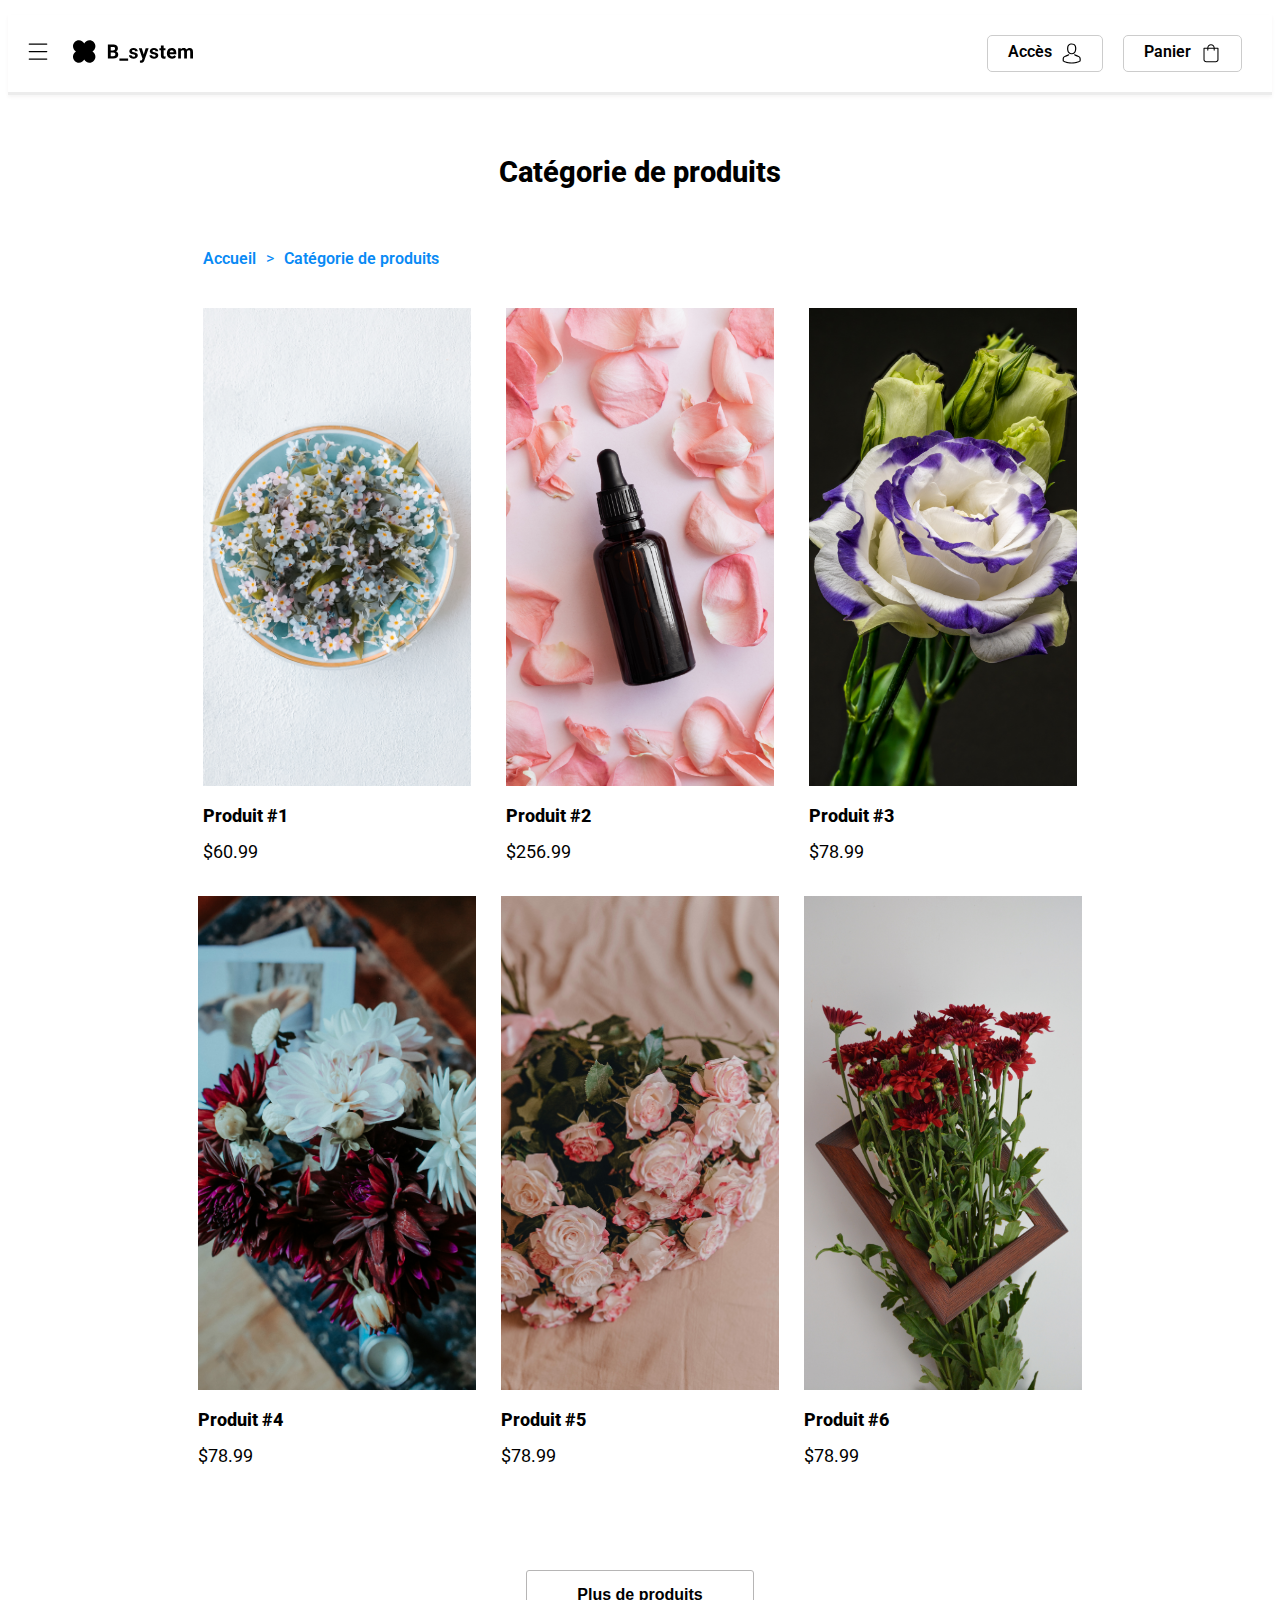
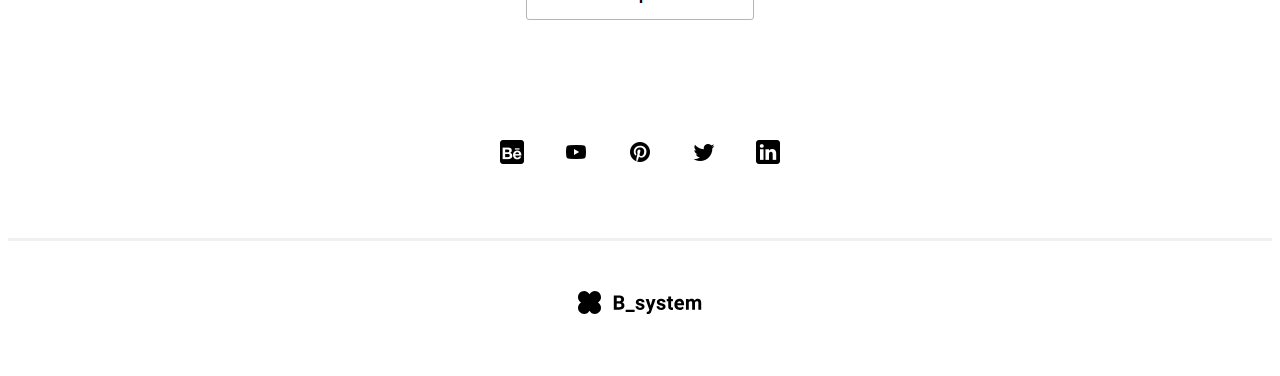
<file: index.html>
<!DOCTYPE html>
<html lang="fr">
  
  <head>
   
    <meta charset="utf-8">
    <meta name="viewport" content="width=device-width,initial-scale=1">
    <title>projet-integration</title>
    <link rel="stylesheet" href="projetIntegration.css">
    <link rel="preconnect" href="https://fonts.googleapis.com">
    <link rel="preconnect" href="https://fonts.gstatic.com" crossorigin>
    <link href='https://fonts.googleapis.com/css?family=Roboto:100,200,300,400,500,600,700,800,900;'  rel='stylesheet'
      type='text/css'>
    <link href="https://fonts.googleapis.com/css2?family=Noto+Sans:ital@1&family=Roboto:wght@100;300&display=swap"
      rel="stylesheet">
    <!-- <link rel="import" href="./header.html"> -->
    <script async src="./index.js"></script>
  </head>
  <!-- <div w3-include-html="./header.html">
    <include file="header.html" />
  </div> -->
  
  <div>
    <!-- <iframe frameboder="0" scrolling="no" width="100%" height="80"src="header.html"></iframe> -->
    <!-- #include file="./header.html" -->
    <!-- <include file="header.html" /> -->
    
  </div> 

  <div class="firstLine">

    <div class="firstLineA">
      <div class="menuburger" id="menu">
        <svg width="30" height="30" viewBox="0 0 20 20" fill="none" xmlns="http://www.w3.org/2000/svg">
          <path fill-rule="evenodd" clip-rule="evenodd" d="M1.25 1.875C0.904822 1.875 0.625 2.15482 0.625 2.5C0.625 2.84518 0.904823 3.125 1.25 3.125H18.75C19.0952 3.125 19.375 2.84518 19.375 2.5C19.375 2.15482 19.0952 1.875 18.75 1.875H1.25ZM0.625 10C0.625 9.65482 0.904822 9.375 1.25 9.375H18.75C19.0952 9.375 19.375 9.65482 19.375 10C19.375 10.3452 19.0952 10.625 18.75 10.625H1.25C0.904823 10.625 0.625 10.3452 0.625 10ZM0.625 17.5C0.625 17.1548 0.904822 16.875 1.25 16.875H18.75C19.0952 16.875 19.375 17.1548 19.375 17.5C19.375 17.8452 19.0952 18.125 18.75 18.125H1.25C0.904823 18.125 0.625 17.8452 0.625 17.5Z" fill="black"/>
          </svg>
      </div>

      <div class="userLogo">
        <svg width="150" height="28" viewBox="0 0 150 28" fill="none" xmlns="http://www.w3.org/2000/svg">
          <path fill-rule="evenodd" clip-rule="evenodd" d="M28.0159 7.51596C28.0159 10.2802 26.5388 12.6944 24.3401 14C26.5388 15.3056 28.0159 17.7198 28.0159 20.484C28.0159 24.6349 24.6872 28 20.5811 28C17.7303 28 15.2556 26.3772 14.008 23.9965C12.7603 26.3772 10.2856 28 7.43477 28C3.32871 28 0 24.6349 0 20.484C0 17.7198 1.47714 15.3056 3.67585 14C1.47714 12.6944 0 10.2802 0 7.51596C0 3.36506 3.32871 0 7.43477 0C10.2856 0 12.7603 1.62277 14.008 4.00348C15.2556 1.62277 17.7303 0 20.5811 0C24.6872 0 28.0159 3.36506 28.0159 7.51596ZM54.9272 21.4341C53.8579 22.2954 52.3337 22.734 50.3548 22.75H43.5799V5.33203H49.6845C51.7991 5.33203 53.403 5.73678 54.4963 6.54626C55.5895 7.35575 56.1361 8.54207 56.1361 10.1052C56.1361 10.9586 55.9167 11.7102 55.4778 12.3602C55.0389 13.0102 54.4284 13.4867 53.6464 13.7898C54.5402 14.0131 55.2444 14.4637 55.7591 15.1416C56.2738 15.8195 56.5311 16.6489 56.5311 17.6299C56.5311 19.3047 55.9965 20.5728 54.9272 21.4341ZM47.1708 12.6294H49.8281C51.6395 12.5975 52.5452 11.8757 52.5452 10.4641C52.5452 9.67456 52.3158 9.10632 51.857 8.7594C51.3981 8.41248 50.674 8.23901 49.6845 8.23901H47.1708V12.6294ZM50.247 19.8669H47.1708V15.1655H50.4625C52.1143 15.1895 52.9402 15.9989 52.9402 17.594C52.9402 18.3038 52.7028 18.8601 52.228 19.2628C51.7532 19.6656 51.0929 19.8669 50.247 19.8669ZM68.9348 22.75V25.4536H58.0304V22.75H68.9348ZM75.5691 22.9893C77.173 22.9893 78.4817 22.6244 79.4951 21.8947C80.5086 21.1649 81.0153 20.2099 81.0153 19.0295C81.0153 17.3787 80.1016 16.2183 78.2742 15.5483C77.6837 15.333 76.9576 15.1396 76.0957 14.9681C75.2339 14.7967 74.6215 14.5933 74.2584 14.358C73.8953 14.1228 73.7138 13.8137 73.7138 13.4309C73.7138 13.0242 73.8734 12.6892 74.1926 12.426C74.5117 12.1628 74.9626 12.0312 75.5451 12.0312C76.2234 12.0312 76.7222 12.1927 77.0413 12.5157C77.3605 12.8387 77.5201 13.2475 77.5201 13.7419H80.9794C80.9794 12.5058 80.4866 11.5009 79.5011 10.7273C78.5156 9.9537 77.2009 9.56689 75.5571 9.56689C74.017 9.56689 72.7702 9.9517 71.8166 10.7213C70.863 11.4909 70.3862 12.45 70.3862 13.5984C70.3862 15.5683 71.9263 16.8762 75.0065 17.5222C75.9322 17.7136 76.6045 17.931 77.0234 18.1742C77.4423 18.4174 77.6518 18.7504 77.6518 19.1731C77.6518 19.5798 77.4822 19.9088 77.1431 20.16C76.8039 20.4113 76.3032 20.5369 75.6409 20.5369C74.9307 20.5369 74.3641 20.3734 73.9412 20.0464C73.5183 19.7194 73.2908 19.2489 73.2589 18.6348H69.9792C69.9792 19.4163 70.2186 20.1441 70.6974 20.818C71.1762 21.4919 71.8365 22.0223 72.6784 22.4091C73.5203 22.7959 74.4838 22.9893 75.5691 22.9893ZM89.038 25.4417C88.264 27.1324 86.9872 27.9778 85.2077 27.9778C84.705 27.9778 84.1943 27.902 83.6756 27.7505V25.1306L84.2023 25.1426C84.8566 25.1426 85.3454 25.0429 85.6686 24.8435C85.9918 24.6441 86.2451 24.3132 86.4287 23.8506L86.8356 22.7859L82.2991 9.80615H86.0217L88.4276 17.8572L90.8215 9.80615H94.5321L89.3253 24.7598L89.038 25.4417ZM101.178 22.9893C102.782 22.9893 104.091 22.6244 105.104 21.8947C106.118 21.1649 106.625 20.2099 106.625 19.0295C106.625 17.3787 105.711 16.2183 103.884 15.5483C103.293 15.333 102.567 15.1396 101.705 14.9681C100.843 14.7967 100.231 14.5933 99.8677 14.358C99.5046 14.1228 99.3231 13.8137 99.3231 13.4309C99.3231 13.0242 99.4827 12.6892 99.8019 12.426C100.121 12.1628 100.572 12.0312 101.154 12.0312C101.833 12.0312 102.331 12.1927 102.651 12.5157C102.97 12.8387 103.129 13.2475 103.129 13.7419H106.589C106.589 12.5058 106.096 11.5009 105.11 10.7273C104.125 9.9537 102.81 9.56689 101.166 9.56689C99.6263 9.56689 98.3795 9.9517 97.4259 10.7213C96.4723 11.4909 95.9955 12.45 95.9955 13.5984C95.9955 15.5683 97.5356 16.8762 100.616 17.5222C101.541 17.7136 102.214 17.931 102.633 18.1742C103.052 18.4174 103.261 18.7504 103.261 19.1731C103.261 19.5798 103.092 19.9088 102.752 20.16C102.413 20.4113 101.913 20.5369 101.25 20.5369C100.54 20.5369 99.9734 20.3734 99.5505 20.0464C99.1276 19.7194 98.9002 19.2489 98.8682 18.6348H95.5885C95.5885 19.4163 95.8279 20.1441 96.3067 20.818C96.7855 21.4919 97.4458 22.0223 98.2877 22.4091C99.1296 22.7959 100.093 22.9893 101.178 22.9893ZM115.689 22.6782C115.01 22.8856 114.312 22.9893 113.594 22.9893C111.168 22.9893 109.931 21.7651 109.883 19.3167V12.3423H107.992V9.80615H109.883V6.62402H113.343V9.80615H115.557V12.3423H113.343V18.8022C113.343 19.2808 113.434 19.6237 113.618 19.8311C113.802 20.0384 114.153 20.1421 114.671 20.1421C115.054 20.1421 115.393 20.1142 115.689 20.0583V22.6782ZM123.795 22.9893C124.873 22.9893 125.854 22.7839 126.74 22.3732C127.626 21.9624 128.328 21.3902 128.846 20.6565L127.147 18.7544C126.397 19.7194 125.355 20.2019 124.023 20.2019C123.161 20.2019 122.449 19.9467 121.886 19.4363C121.324 18.9259 120.986 18.248 120.875 17.4026H129.122V15.991C129.122 13.9413 128.613 12.3582 127.596 11.2417C126.578 10.1252 125.184 9.56689 123.412 9.56689C122.231 9.56689 121.18 9.84403 120.258 10.3983C119.337 10.9526 118.624 11.7421 118.122 12.767C117.619 13.7918 117.368 14.9542 117.368 16.2542V16.5891C117.368 18.5271 117.964 20.0783 119.157 21.2427C120.35 22.4071 121.896 22.9893 123.795 22.9893ZM120.911 15.0459H125.722V14.7708C125.706 14.0051 125.499 13.413 125.1 12.9943C124.701 12.5756 124.134 12.3662 123.4 12.3662C122.714 12.3662 122.157 12.5975 121.731 13.0601C121.304 13.5226 121.03 14.1846 120.911 15.0459ZM134.894 13.5984C135.333 12.7849 136.043 12.3782 137.025 12.3782C137.735 12.3782 138.238 12.5457 138.533 12.8806C138.828 13.2156 138.976 13.7579 138.976 14.5076V22.75H142.435L142.423 13.8616C142.822 12.8726 143.54 12.3782 144.578 12.3782C145.304 12.3782 145.811 12.5476 146.098 12.8866C146.385 13.2255 146.529 13.7619 146.529 14.4956V22.75H150V14.4836C150 12.8407 149.657 11.6106 148.971 10.7931C148.284 9.97563 147.239 9.56689 145.835 9.56689C144.151 9.56689 142.854 10.2249 141.944 11.5408C141.322 10.2249 140.177 9.56689 138.509 9.56689C136.945 9.56689 135.704 10.1292 134.787 11.2537L134.679 9.80615H131.435V22.75H134.894V13.5984Z" fill="black"/>
          </svg>
      </div>
    </div>

    <div class="firstLineA">
      
      <div class="acces">
        <a href="">Accès</a>
        <svg width="30" height="30" viewBox="0 0 18 18" fill="none" xmlns="http://www.w3.org/2000/svg">
          <path fill-rule="evenodd" clip-rule="evenodd" d="M8.65681 9.6989H8.72041H8.74426H8.78401C9.94873 9.68026 10.8908 9.29633 11.5865 8.56202C13.1169 6.94429 12.8625 4.17105 12.8347 3.9064C12.7353 1.91965 11.7336 0.969145 10.9067 0.525575C10.2906 0.193829 9.57109 0.0149099 8.76811 0H8.74029H8.72439H8.70053C8.25929 0 7.39271 0.0670947 6.5619 0.510665C5.72712 0.954235 4.70948 1.90474 4.6101 3.9064C4.58227 4.17105 4.32786 6.94429 5.8583 8.56202C6.54998 9.29633 7.49209 9.68026 8.65681 9.6989ZM5.67386 3.98171L5.67386 3.9817C5.67475 3.97719 5.67555 3.97308 5.67555 3.96973C5.80673 1.29713 7.83008 1.01011 8.69667 1.01011H8.71257H8.74437C9.81766 1.03248 11.6423 1.4425 11.7655 3.96973C11.7655 3.98091 11.7655 3.9921 11.7695 3.99955C11.7734 4.02564 12.0517 6.56033 10.7876 7.89477C10.2867 8.42407 9.6189 8.68499 8.74039 8.69245H8.72052H8.70064C7.82611 8.68499 7.15431 8.42407 6.65741 7.89477C5.39729 6.56778 5.6676 4.02192 5.67157 3.99955C5.67157 3.9934 5.67278 3.98724 5.67386 3.98171ZM16.8895 14.2874V14.2986C16.8935 14.4924 16.8975 15.4877 16.6987 15.9834C16.659 16.0803 16.5835 16.1623 16.492 16.2182L16.4903 16.2192C16.3481 16.3038 13.4941 18 8.73253 18C3.95041 18 1.09228 16.2928 0.973023 16.2182C0.877619 16.1623 0.806066 16.0803 0.766315 15.9834C0.555632 15.4839 0.559607 14.4887 0.563582 14.2949V14.2837C0.567557 14.2539 0.567557 14.224 0.567557 14.1905L0.56774 14.1849C0.591682 13.4474 0.647473 11.7289 2.3683 11.175L2.36833 11.175C2.38025 11.1712 2.39217 11.1675 2.40805 11.1638C4.2088 10.7351 5.69153 9.76597 5.70743 9.75479C5.94992 9.59451 6.28383 9.65042 6.45476 9.8778C6.62569 10.1052 6.56607 10.4183 6.32358 10.5786C6.32055 10.5804 6.31447 10.5842 6.30545 10.5899C6.11329 10.7114 4.5851 11.6772 2.69427 12.1329C1.76805 12.4423 1.6647 13.3704 1.63687 14.2203C1.63687 14.2376 1.63582 14.2539 1.6348 14.2697C1.63383 14.2846 1.6329 14.299 1.6329 14.3135C1.62495 14.649 1.65277 15.1671 1.71638 15.4653C2.36433 15.8082 4.90445 16.9973 8.72855 16.9973C12.5686 16.9973 15.0928 15.8119 15.7367 15.469C15.8004 15.1708 15.8242 14.6527 15.8202 14.3172C15.8163 14.2874 15.8163 14.2576 15.8163 14.224C15.7884 13.3742 15.6851 12.446 14.7589 12.1367C12.7792 11.6595 11.1971 10.627 11.1295 10.5823C10.8871 10.422 10.8274 10.1089 10.9984 9.88153C11.1693 9.65415 11.5032 9.59824 11.7457 9.75852C11.7616 9.7697 13.2523 10.7388 15.0451 11.1675C15.051 11.1694 15.058 11.1712 15.0649 11.1731C15.0719 11.175 15.0789 11.1768 15.0848 11.1787C16.8059 11.729 16.8615 13.448 16.8854 14.1889L16.8856 14.1942C16.8856 14.2115 16.8866 14.2278 16.8876 14.2436C16.8886 14.2585 16.8895 14.2729 16.8895 14.2874Z" fill="black"/>
          </svg>
      </div>

      <div class="acces">
        <a href="">Panier</a>
        <svg width="30" height="30" viewBox="0 0 18 18" fill="none" xmlns="http://www.w3.org/2000/svg">
          <path fill-rule="evenodd" clip-rule="evenodd" d="M15.7465 14.6633L15.75 4.14534C15.7293 3.91174 15.5258 3.73486 15.2879 3.73486H12.3319C12.3042 1.98026 10.8212 0.5625 8.99994 0.5625C7.17883 0.5625 5.69578 1.98026 5.66815 3.73486C5.66815 3.73486 2.95345 3.73486 2.71214 3.73486C2.47083 3.73486 2.27074 3.91174 2.25 4.14534L2.25336 14.6633C2.25336 14.6767 2.25 14.6901 2.25 14.7034C2.25 15.901 3.38477 16.875 4.78163 16.875H13.2182C14.6152 16.875 15.75 15.901 15.75 14.7034C15.75 14.6901 15.75 14.6767 15.7465 14.6633ZM8.99994 1.46328C10.3072 1.46328 11.3731 2.47739 11.4005 3.73486H6.59933C6.62697 2.47739 7.69267 1.46328 8.99994 1.46328ZM13.2182 15.9744H4.78163C3.9055 15.9744 3.19515 15.4139 3.18136 14.7235V4.63905H5.66461V6.00664C5.66461 6.25684 5.8716 6.45699 6.13029 6.45699C6.38897 6.45699 6.59597 6.25684 6.59597 6.00664V4.63905H11.4005V6.00664C11.4005 6.25684 11.6075 6.45699 11.8662 6.45699C12.1249 6.45699 12.3319 6.25684 12.3319 6.00664V4.63905H14.7825V14.7235C14.7687 15.4139 14.091 15.9744 13.2182 15.9744Z" fill="black"/>
          </svg>
      </div>
    </div>

  </div>

  <body>
    <div class="textCategorie">
      <h1>Catégorie de produits</h1>
    </div>

    <div class="accueil" id="test">
      <a class="home" href="">Accueil</a>
      <span class="fleche">></span>
      <a class="catego" href="">Catégorie de produits</a>
    </div>

    <div class="produit">

      <div class="item">
        <a href="./produitDetail.html"><img src="/images/produit1.jpg" alt="produit#1"></a>        
        <p class="nameproduit">Produit #1</p>
        <p class="price">$60.99</p>
      </div>

      <div class="item">
        <img src="/images/produit2.jpg" alt="produit#2">
        <p class="nameproduit">Produit #2</p>
        <p class="price">$256.99</p>
      </div>

      <div class="item">
        <img src="/images/produit3.jpg" alt="produit#3">
        <p class="nameproduit">Produit #3</p>
        <p class="price">$78.99</p>
      </div>

      <div class="item1">
        <img src="/images/produit4.jpg" alt="produit#4">
        <p class="nameproduit">Produit #4</p>
        <p class="price">$78.99</p>
      </div>

      <div class="item1">
        <img src="/images/produit5.jpg" alt="produit#5">
        <p class="nameproduit">Produit #5</p>
        <p class="price">$78.99</p>
      </div>

      <div class="item1">
        <img src="/images/produit6.jpg" alt="produit#6">
        <p class="nameproduit">Produit #6</p>
        <p class="price">$78.99</p>
      </div>

    </div>

    <div class="moreproduits">
      <button>Plus de produits</button>
    </div>

    <footer>
      <div class="userlink">
        <a href="#"><img src="images/links/behance.png" alt="behance"></a>
        <a href="#"><img src="images/links/youtube.png" alt="youtube"></a>
        <a href="#"><img src="images/links/pinterest.png" alt="pinterest"></a>
        <a href="#"><img src="images/links/twitter.png" alt="twitter"></a>
        <a href="#"><img src="images/links/linkedin.png" alt="linkedin"></a>
      </div>

      <div class="blacklogo">
        <svg width="150" height="28" viewBox="0 0 150 28" fill="none" xmlns="http://www.w3.org/2000/svg">
          <path fill-rule="evenodd" clip-rule="evenodd" d="M28.0159 7.51596C28.0159 10.2802 26.5388 12.6944 24.3401 14C26.5388 15.3056 28.0159 17.7198 28.0159 20.484C28.0159 24.6349 24.6872 28 20.5811 28C17.7303 28 15.2556 26.3772 14.008 23.9965C12.7603 26.3772 10.2856 28 7.43477 28C3.32871 28 0 24.6349 0 20.484C0 17.7198 1.47714 15.3056 3.67585 14C1.47714 12.6944 0 10.2802 0 7.51596C0 3.36506 3.32871 0 7.43477 0C10.2856 0 12.7603 1.62277 14.008 4.00348C15.2556 1.62277 17.7303 0 20.5811 0C24.6872 0 28.0159 3.36506 28.0159 7.51596ZM54.9272 21.4341C53.8579 22.2954 52.3337 22.734 50.3548 22.75H43.5799V5.33203H49.6845C51.7991 5.33203 53.403 5.73678 54.4963 6.54626C55.5895 7.35575 56.1361 8.54207 56.1361 10.1052C56.1361 10.9586 55.9167 11.7102 55.4778 12.3602C55.0389 13.0102 54.4284 13.4867 53.6464 13.7898C54.5402 14.0131 55.2444 14.4637 55.7591 15.1416C56.2738 15.8195 56.5311 16.6489 56.5311 17.6299C56.5311 19.3047 55.9965 20.5728 54.9272 21.4341ZM47.1708 12.6294H49.8281C51.6395 12.5975 52.5452 11.8757 52.5452 10.4641C52.5452 9.67456 52.3158 9.10632 51.857 8.7594C51.3981 8.41248 50.674 8.23901 49.6845 8.23901H47.1708V12.6294ZM50.247 19.8669H47.1708V15.1655H50.4625C52.1143 15.1895 52.9402 15.9989 52.9402 17.594C52.9402 18.3038 52.7028 18.8601 52.228 19.2628C51.7532 19.6656 51.0929 19.8669 50.247 19.8669ZM68.9348 22.75V25.4536H58.0304V22.75H68.9348ZM75.5691 22.9893C77.173 22.9893 78.4817 22.6244 79.4951 21.8947C80.5086 21.1649 81.0153 20.2099 81.0153 19.0295C81.0153 17.3787 80.1016 16.2183 78.2742 15.5483C77.6837 15.333 76.9576 15.1396 76.0957 14.9681C75.2339 14.7967 74.6215 14.5933 74.2584 14.358C73.8953 14.1228 73.7138 13.8137 73.7138 13.4309C73.7138 13.0242 73.8734 12.6892 74.1926 12.426C74.5117 12.1628 74.9626 12.0312 75.5451 12.0312C76.2234 12.0312 76.7222 12.1927 77.0413 12.5157C77.3605 12.8387 77.5201 13.2475 77.5201 13.7419H80.9794C80.9794 12.5058 80.4866 11.5009 79.5011 10.7273C78.5156 9.9537 77.2009 9.56689 75.5571 9.56689C74.017 9.56689 72.7702 9.9517 71.8166 10.7213C70.863 11.4909 70.3862 12.45 70.3862 13.5984C70.3862 15.5683 71.9263 16.8762 75.0065 17.5222C75.9322 17.7136 76.6045 17.931 77.0234 18.1742C77.4423 18.4174 77.6518 18.7504 77.6518 19.1731C77.6518 19.5798 77.4822 19.9088 77.1431 20.16C76.8039 20.4113 76.3032 20.5369 75.6409 20.5369C74.9307 20.5369 74.3641 20.3734 73.9412 20.0464C73.5183 19.7194 73.2908 19.2489 73.2589 18.6348H69.9792C69.9792 19.4163 70.2186 20.1441 70.6974 20.818C71.1762 21.4919 71.8365 22.0223 72.6784 22.4091C73.5203 22.7959 74.4838 22.9893 75.5691 22.9893ZM89.038 25.4417C88.264 27.1324 86.9872 27.9778 85.2077 27.9778C84.705 27.9778 84.1943 27.902 83.6756 27.7505V25.1306L84.2023 25.1426C84.8566 25.1426 85.3454 25.0429 85.6686 24.8435C85.9918 24.6441 86.2451 24.3132 86.4287 23.8506L86.8356 22.7859L82.2991 9.80615H86.0217L88.4276 17.8572L90.8215 9.80615H94.5321L89.3253 24.7598L89.038 25.4417ZM101.178 22.9893C102.782 22.9893 104.091 22.6244 105.104 21.8947C106.118 21.1649 106.625 20.2099 106.625 19.0295C106.625 17.3787 105.711 16.2183 103.884 15.5483C103.293 15.333 102.567 15.1396 101.705 14.9681C100.843 14.7967 100.231 14.5933 99.8677 14.358C99.5046 14.1228 99.3231 13.8137 99.3231 13.4309C99.3231 13.0242 99.4827 12.6892 99.8019 12.426C100.121 12.1628 100.572 12.0312 101.154 12.0312C101.833 12.0312 102.331 12.1927 102.651 12.5157C102.97 12.8387 103.129 13.2475 103.129 13.7419H106.589C106.589 12.5058 106.096 11.5009 105.11 10.7273C104.125 9.9537 102.81 9.56689 101.166 9.56689C99.6263 9.56689 98.3795 9.9517 97.4259 10.7213C96.4723 11.4909 95.9955 12.45 95.9955 13.5984C95.9955 15.5683 97.5356 16.8762 100.616 17.5222C101.541 17.7136 102.214 17.931 102.633 18.1742C103.052 18.4174 103.261 18.7504 103.261 19.1731C103.261 19.5798 103.092 19.9088 102.752 20.16C102.413 20.4113 101.913 20.5369 101.25 20.5369C100.54 20.5369 99.9734 20.3734 99.5505 20.0464C99.1276 19.7194 98.9002 19.2489 98.8682 18.6348H95.5885C95.5885 19.4163 95.8279 20.1441 96.3067 20.818C96.7855 21.4919 97.4458 22.0223 98.2877 22.4091C99.1296 22.7959 100.093 22.9893 101.178 22.9893ZM115.689 22.6782C115.01 22.8856 114.312 22.9893 113.594 22.9893C111.168 22.9893 109.931 21.7651 109.883 19.3167V12.3423H107.992V9.80615H109.883V6.62402H113.343V9.80615H115.557V12.3423H113.343V18.8022C113.343 19.2808 113.434 19.6237 113.618 19.8311C113.802 20.0384 114.153 20.1421 114.671 20.1421C115.054 20.1421 115.393 20.1142 115.689 20.0583V22.6782ZM123.795 22.9893C124.873 22.9893 125.854 22.7839 126.74 22.3732C127.626 21.9624 128.328 21.3902 128.846 20.6565L127.147 18.7544C126.397 19.7194 125.355 20.2019 124.023 20.2019C123.161 20.2019 122.449 19.9467 121.886 19.4363C121.324 18.9259 120.986 18.248 120.875 17.4026H129.122V15.991C129.122 13.9413 128.613 12.3582 127.596 11.2417C126.578 10.1252 125.184 9.56689 123.412 9.56689C122.231 9.56689 121.18 9.84403 120.258 10.3983C119.337 10.9526 118.624 11.7421 118.122 12.767C117.619 13.7918 117.368 14.9542 117.368 16.2542V16.5891C117.368 18.5271 117.964 20.0783 119.157 21.2427C120.35 22.4071 121.896 22.9893 123.795 22.9893ZM120.911 15.0459H125.722V14.7708C125.706 14.0051 125.499 13.413 125.1 12.9943C124.701 12.5756 124.134 12.3662 123.4 12.3662C122.714 12.3662 122.157 12.5975 121.731 13.0601C121.304 13.5226 121.03 14.1846 120.911 15.0459ZM134.894 13.5984C135.333 12.7849 136.043 12.3782 137.025 12.3782C137.735 12.3782 138.238 12.5457 138.533 12.8806C138.828 13.2156 138.976 13.7579 138.976 14.5076V22.75H142.435L142.423 13.8616C142.822 12.8726 143.54 12.3782 144.578 12.3782C145.304 12.3782 145.811 12.5476 146.098 12.8866C146.385 13.2255 146.529 13.7619 146.529 14.4956V22.75H150V14.4836C150 12.8407 149.657 11.6106 148.971 10.7931C148.284 9.97563 147.239 9.56689 145.835 9.56689C144.151 9.56689 142.854 10.2249 141.944 11.5408C141.322 10.2249 140.177 9.56689 138.509 9.56689C136.945 9.56689 135.704 10.1292 134.787 11.2537L134.679 9.80615H131.435V22.75H134.894V13.5984Z" fill="black"/>
          </svg>
      </div>
    </footer>

  </body>

</html>
</file>
<file: projetIntegration.css>
body {
  font-family: 'Roboto', sans-serif;
}

* p,a {
  font-weight: normal;
  font-size: 100%;
  margin: 0;
}

.firstLine {
  display: flex;
  padding: 20px 0;
  justify-content: space-between;
  align-items: center;
  margin: 15px 0;
  border-bottom: 3px solid rgb(236, 236, 236);
  box-shadow: 0 2px 3px rgba(224, 221, 221, 0.3);
}

.firstLineA a {
  display: none;
}

.firstLineA {
  display: flex;
  margin-left: 0;
}

.firstLine svg {
  width:20px;
  height:23px;
}

.menuburger {
  cursor: pointer;
}

.userLogo svg{
  width: 120px;
}

.userLogo {
  padding-left: 10px;
  margin-left: 60px;
}

.acces {
  margin-left: 10px;
}

h1 {
  font-size: 180%;
  text-align: center;
  margin: 60px 5px;
  font-weight: 800;
}

.accueil {
  display: flex;
  margin: 20px 20px 20px 10px;
}

.home {
  text-decoration: none; 
  margin-right: 10px;
  color: rgb(8, 138, 245);
  font-weight: 600;
}

.catego {
  text-decoration: none; 
  margin-right: 10px;
  color: black;
  font-weight: 600;
}

.fleche { 
  margin-right: 10px;
  color:rgb(8, 138, 245);
} 

.item {
  margin: 35px 5px;
}

.item p {
  margin-top: 15px;
  font-size: large;
}

.item img {
  height: 100%;
  width: 100%;
  object-fit: cover;
}

.item1 {
  display: none;
}

.nameproduit {
  font-weight: 800;
  font-size: 120%;
}

.moreproduits {
  text-align: center;
}

.moreproduits button {
  cursor: pointer;
  border-radius: 3px;
  background-color: white;
  font-size: 100%;
  font-weight: 600;
  padding: 15px 50px;
  margin: 50px;
  border: 1px solid rgb(182, 181, 181);
}

.userlink {
  display: flex;
  justify-content: space-around;
  padding: 50px 20px;
} 

.blacklogo {
  text-align: center;
  padding: 50px;
  border-top: 3px solid rgb(240, 240, 240);
}

.blacklogo svg {
  height: 23px;
  width: auto;
}

@media screen and (min-width:390px) {
  
  .firstLine {
    justify-content: space-between;
    padding:15px 20px;
  }

  .firstLineA a {
    display: flex;
    font-weight: 600;
    font-size: 100%;
  }

  .firstLineA {
    padding: 5px 0;
  }

  .userLogo {
    margin-left: 15px;
  }

  .acces {
    display: flex;
    border: 1px solid rgb(204, 204, 204);
    border-radius: 5px;
    padding: 6px 20px;
    margin-right: 10px;
  }

  .acces a {
    text-decoration: none;
    color: black;
    font-weight: 600;
    font-size: 100%;
  }

  .acces svg {
    margin-left: 10px;
  }

  .accueil {
    margin: 20px 15% 5px 15%;
    padding-left: 5px;
  }

  .catego {
    color: rgb(8, 138, 245);
  }
  
  .produit {
    display: grid;
    gap: 25px;
    grid-template-columns: 1fr 1fr 1fr;
    margin: 0 15%;
  }

  .item1 {
    display: block;
    margin:50px 0 80px 0;
  }
  
  .item1 p {
    margin-top: 15px;
    font-size: large;
  }
  
  .item1 img {
    height: 100%;
    width: 100%;
    object-fit: cover;
  }

  .moreproduits button {
    margin-top: 100px;
  }

  .userlink {
    justify-content: center;
  } 

  .userlink a {
    margin: 20px;
  }

}
</file>
